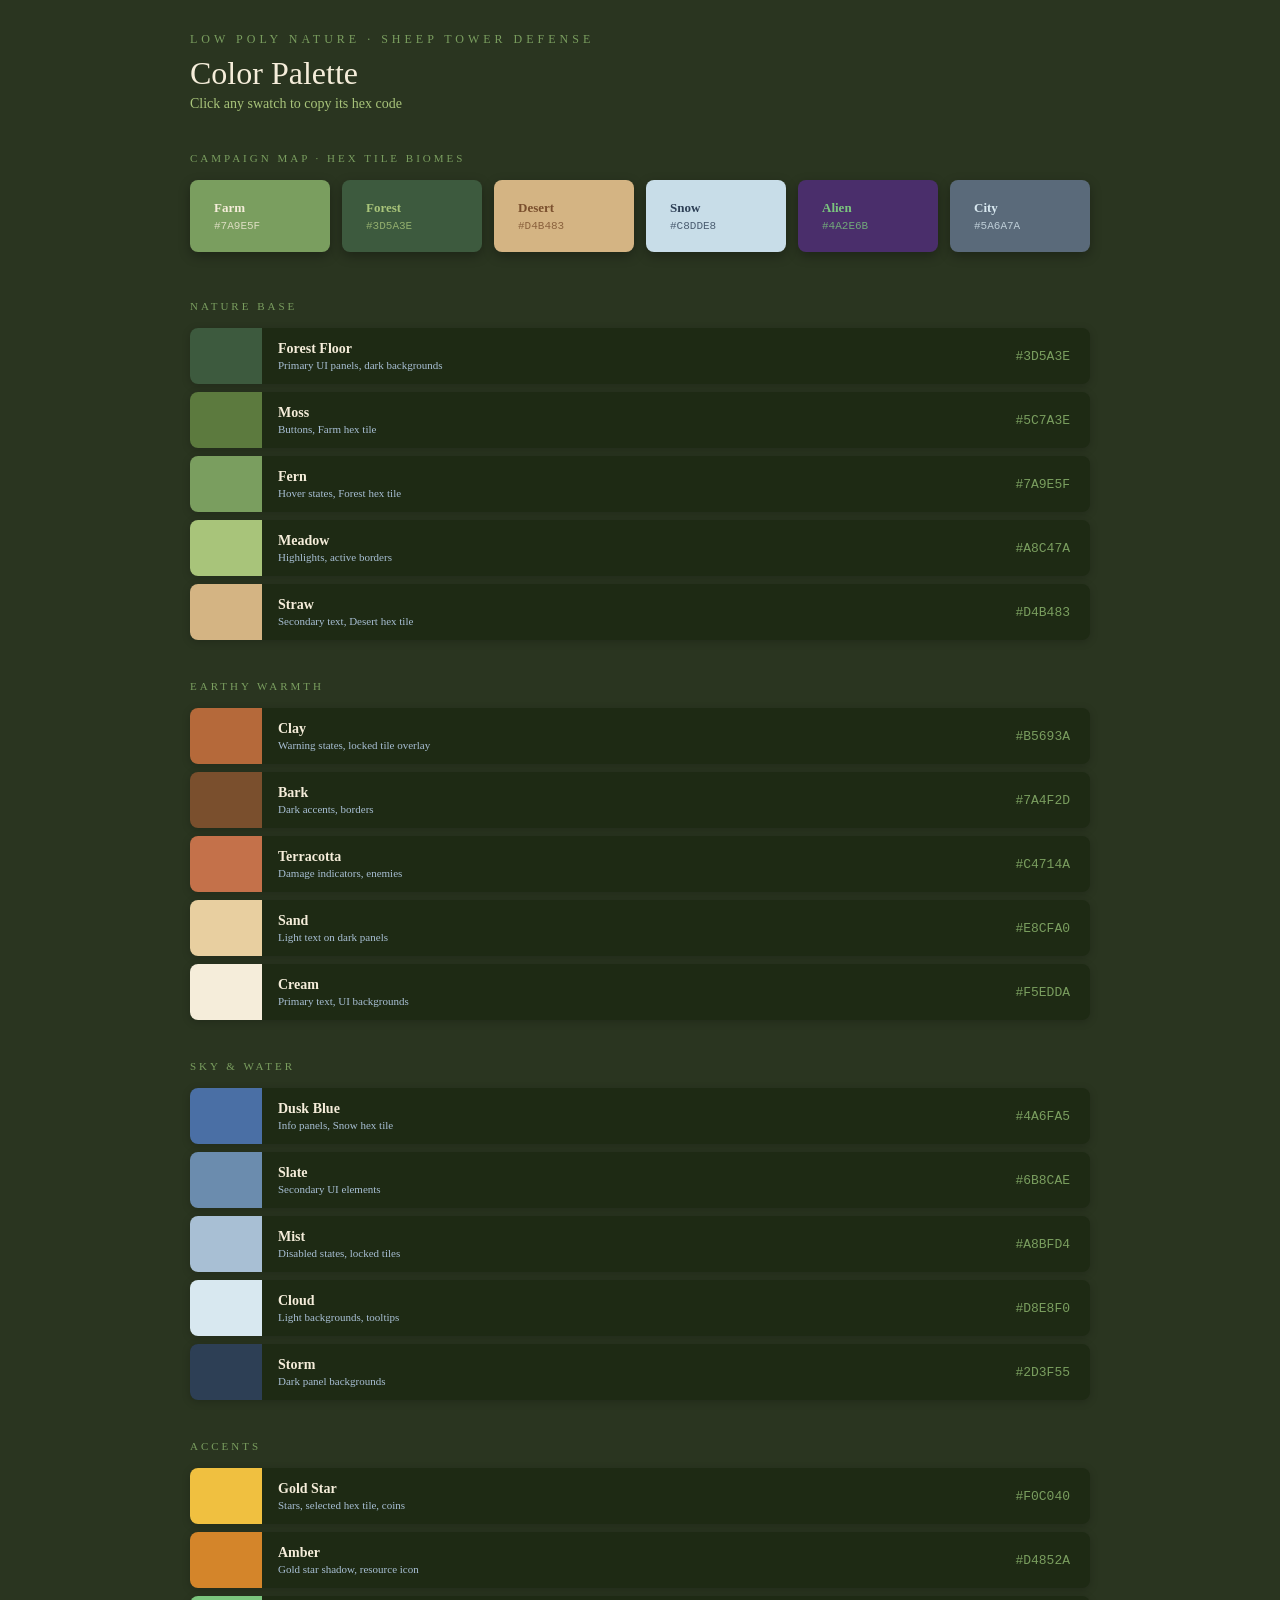
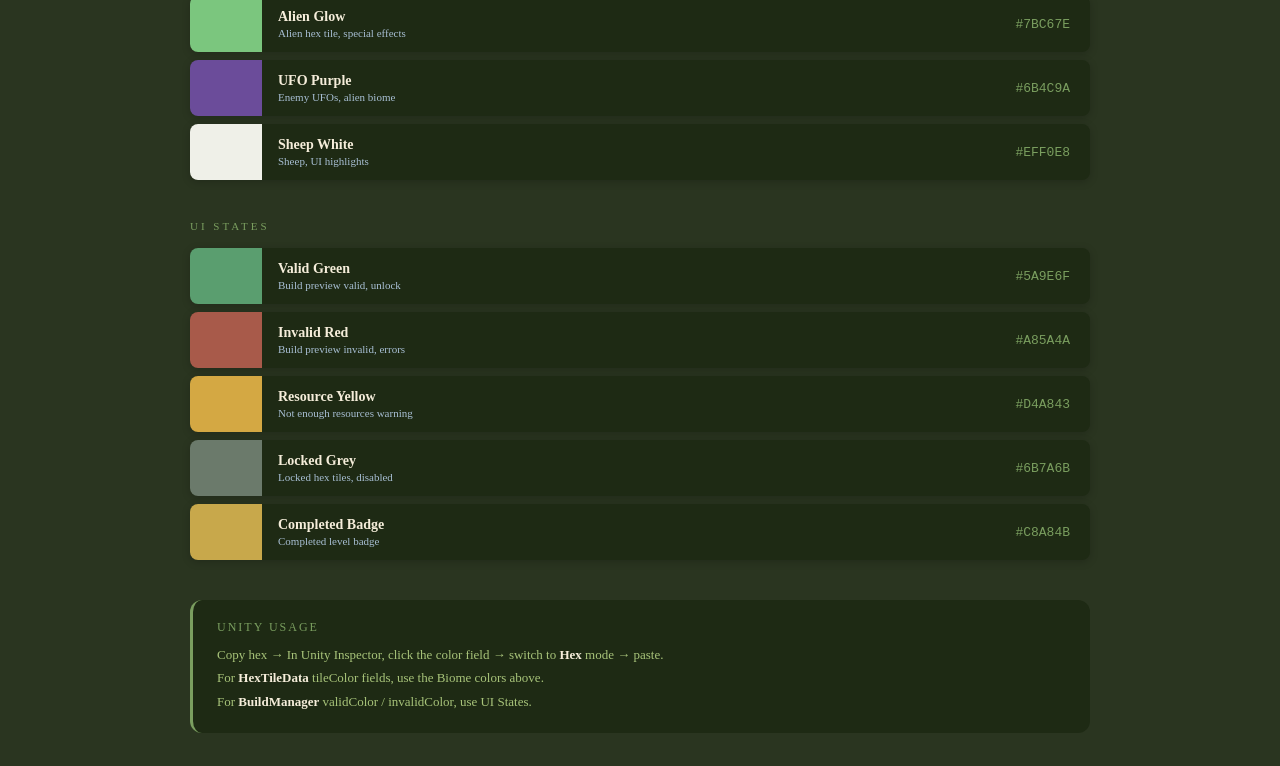
<file: ColorP.html>
<!DOCTYPE html>
<html lang="en">
<head>
  <meta charset="UTF-8" />
  <meta name="viewport" content="width=device-width, initial-scale=1.0"/>
  <meta name="robots" content="noindex, nofollow">
  <title>Color Palette · Sheep Tower Defense</title>
  <style>
    * { box-sizing: border-box; margin: 0; padding: 0; }

    body {
      font-family: Georgia, serif;
      background: #2A3520;
      min-height: 100vh;
      padding: 32px 24px;
      color: #F5EDDA;
    }

    .container {
      max-width: 900px;
      margin: 0 auto;
    }

    .eyebrow {
      font-size: 12px;
      letter-spacing: 4px;
      color: #7A9E5F;
      text-transform: uppercase;
      margin-bottom: 8px;
    }

    h1 {
      font-size: 32px;
      font-weight: normal;
      color: #F5EDDA;
      margin-bottom: 4px;
    }

    .subtitle {
      color: #A8C47A;
      font-size: 14px;
      margin-bottom: 40px;
    }

    .section-label {
      font-size: 11px;
      letter-spacing: 3px;
      color: #7A9E5F;
      text-transform: uppercase;
      margin-bottom: 16px;
    }

    /* ── Biome Tiles ── */
    .biomes {
      display: flex;
      gap: 12px;
      flex-wrap: wrap;
      margin-bottom: 48px;
    }

    .biome-tile {
      border-radius: 8px;
      padding: 20px 24px;
      cursor: pointer;
      flex: 1 1 120px;
      min-width: 100px;
      transition: transform 0.15s;
      box-shadow: 0 4px 12px rgba(0,0,0,0.3);
      user-select: none;
    }

    .biome-tile:active { transform: scale(0.95); }

    .biome-name {
      font-size: 13px;
      font-weight: bold;
      margin-bottom: 4px;
    }

    .biome-hex {
      font-size: 11px;
      opacity: 0.8;
      font-family: monospace;
    }

    /* ── Palette Rows ── */
    .group {
      margin-bottom: 40px;
    }

    .swatch-row {
      display: flex;
      flex-direction: column;
      gap: 8px;
    }

    .swatch {
      display: flex;
      align-items: center;
      gap: 16px;
      cursor: pointer;
      border-radius: 8px;
      overflow: hidden;
      background: #1E2A14;
      transition: transform 0.1s;
      box-shadow: 0 2px 8px rgba(0,0,0,0.2);
      user-select: none;
    }

    .swatch:active { transform: scale(0.99); }

    .swatch-color {
      width: 72px;
      height: 56px;
      flex-shrink: 0;
      display: flex;
      align-items: center;
      justify-content: center;
      font-size: 18px;
    }

    .swatch-info {
      flex: 1;
    }

    .swatch-name {
      font-size: 14px;
      color: #F5EDDA;
      font-weight: bold;
    }

    .swatch-use {
      font-size: 11px;
      color: #A8BFD4;
      margin-top: 2px;
    }

    .swatch-hex {
      font-family: monospace;
      font-size: 13px;
      color: #7A9E5F;
      padding: 0 20px;
    }

    /* ── Note box ── */
    .note {
      background: #1E2A14;
      border-radius: 12px;
      padding: 20px 24px;
      border-left: 3px solid #7A9E5F;
      margin-top: 16px;
    }

    .note-label {
      font-size: 12px;
      color: #7A9E5F;
      letter-spacing: 2px;
      text-transform: uppercase;
      margin-bottom: 8px;
    }

    .note-text {
      font-size: 13px;
      color: #A8C47A;
      line-height: 1.8;
    }

    .note-text strong { color: #F5EDDA; }

    /* ── Toast ── */
    #toast {
      position: fixed;
      bottom: 32px;
      left: 50%;
      transform: translateX(-50%) translateY(20px);
      background: #5C7A3E;
      color: #F5EDDA;
      padding: 10px 24px;
      border-radius: 999px;
      font-size: 13px;
      opacity: 0;
      transition: opacity 0.2s, transform 0.2s;
      pointer-events: none;
      letter-spacing: 1px;
    }

    #toast.show {
      opacity: 1;
      transform: translateX(-50%) translateY(0);
    }
  </style>
</head>
<body>
<div class="container">

  <div class="eyebrow">Low Poly Nature · Sheep Tower Defense</div>
  <h1>Color Palette</h1>
  <p class="subtitle">Click any swatch to copy its hex code</p>

  <!-- Biome Tiles -->
  <div class="section-label">Campaign Map · Hex Tile Biomes</div>
  <div class="biomes" id="biomes"></div>

  <!-- Palette Groups -->
  <div id="groups"></div>

  <!-- Unity Note -->
  <div class="note">
    <div class="note-label">Unity Usage</div>
    <div class="note-text">
      Copy hex → In Unity Inspector, click the color field → switch to <strong>Hex</strong> mode → paste.<br/>
      For <strong>HexTileData</strong> tileColor fields, use the Biome colors above.<br/>
      For <strong>BuildManager</strong> validColor / invalidColor, use UI States.
    </div>
  </div>

</div>

<div id="toast">Copied!</div>

<script>
  const biomes = [
    { biome: "Farm",    hex: "#7A9E5F", text: "#F5EDDA" },
    { biome: "Forest",  hex: "#3D5A3E", text: "#A8C47A" },
    { biome: "Desert",  hex: "#D4B483", text: "#7A4F2D" },
    { biome: "Snow",    hex: "#C8DDE8", text: "#2D3F55" },
    { biome: "Alien",   hex: "#4A2E6B", text: "#7BC67E" },
    { biome: "City",    hex: "#5A6A7A", text: "#D8E8F0" },
  ];

  const palette = {
    "Nature Base": [
      { name: "Forest Floor", hex: "#3D5A3E", use: "Primary UI panels, dark backgrounds" },
      { name: "Moss",         hex: "#5C7A3E", use: "Buttons, Farm hex tile" },
      { name: "Fern",         hex: "#7A9E5F", use: "Hover states, Forest hex tile" },
      { name: "Meadow",       hex: "#A8C47A", use: "Highlights, active borders" },
      { name: "Straw",        hex: "#D4B483", use: "Secondary text, Desert hex tile" },
    ],
    "Earthy Warmth": [
      { name: "Clay",         hex: "#B5693A", use: "Warning states, locked tile overlay" },
      { name: "Bark",         hex: "#7A4F2D", use: "Dark accents, borders" },
      { name: "Terracotta",   hex: "#C4714A", use: "Damage indicators, enemies" },
      { name: "Sand",         hex: "#E8CFA0", use: "Light text on dark panels" },
      { name: "Cream",        hex: "#F5EDDA", use: "Primary text, UI backgrounds" },
    ],
    "Sky & Water": [
      { name: "Dusk Blue",    hex: "#4A6FA5", use: "Info panels, Snow hex tile" },
      { name: "Slate",        hex: "#6B8CAE", use: "Secondary UI elements" },
      { name: "Mist",         hex: "#A8BFD4", use: "Disabled states, locked tiles" },
      { name: "Cloud",        hex: "#D8E8F0", use: "Light backgrounds, tooltips" },
      { name: "Storm",        hex: "#2D3F55", use: "Dark panel backgrounds" },
    ],
    "Accents": [
      { name: "Gold Star",    hex: "#F0C040", use: "Stars, selected hex tile, coins" },
      { name: "Amber",        hex: "#D4852A", use: "Gold star shadow, resource icon" },
      { name: "Alien Glow",   hex: "#7BC67E", use: "Alien hex tile, special effects" },
      { name: "UFO Purple",   hex: "#6B4C9A", use: "Enemy UFOs, alien biome" },
      { name: "Sheep White",  hex: "#EFF0E8", use: "Sheep, UI highlights" },
    ],
    "UI States": [
      { name: "Valid Green",      hex: "#5A9E6F", use: "Build preview valid, unlock" },
      { name: "Invalid Red",      hex: "#A85A4A", use: "Build preview invalid, errors" },
      { name: "Resource Yellow",  hex: "#D4A843", use: "Not enough resources warning" },
      { name: "Locked Grey",      hex: "#6B7A6B", use: "Locked hex tiles, disabled" },
      { name: "Completed Badge",  hex: "#C8A84B", use: "Completed level badge" },
    ],
  };

  function copyHex(hex) {
    navigator.clipboard.writeText(hex).catch(() => {
      // Fallback for browsers that block clipboard without interaction
      const el = document.createElement("textarea");
      el.value = hex;
      document.body.appendChild(el);
      el.select();
      document.execCommand("copy");
      document.body.removeChild(el);
    });

    const toast = document.getElementById("toast");
    toast.textContent = `Copied ${hex}`;
    toast.classList.add("show");
    setTimeout(() => toast.classList.remove("show"), 1800);
  }

  // Render biome tiles
  const biomesEl = document.getElementById("biomes");
  biomes.forEach(({ biome, hex, text }) => {
    const el = document.createElement("div");
    el.className = "biome-tile";
    el.style.background = hex;
    el.innerHTML = `
      <div class="biome-name" style="color:${text}">${biome}</div>
      <div class="biome-hex" style="color:${text}">${hex}</div>
    `;
    el.addEventListener("click", () => copyHex(hex));
    biomesEl.appendChild(el);
  });

  // Render palette groups
  const groupsEl = document.getElementById("groups");
  Object.entries(palette).forEach(([group, colors]) => {
    const section = document.createElement("div");
    section.className = "group";
    section.innerHTML = `<div class="section-label">${group}</div>`;

    const rows = document.createElement("div");
    rows.className = "swatch-row";

    colors.forEach(({ name, hex, use }) => {
      const row = document.createElement("div");
      row.className = "swatch";
      row.innerHTML = `
        <div class="swatch-color" style="background:${hex}"></div>
        <div class="swatch-info">
          <div class="swatch-name">${name}</div>
          <div class="swatch-use">${use}</div>
        </div>
        <div class="swatch-hex">${hex}</div>
      `;
      row.addEventListener("click", () => {
        row.querySelector(".swatch-color").textContent = "✓";
        setTimeout(() => row.querySelector(".swatch-color").textContent = "", 1500);
        copyHex(hex);
      });
      rows.appendChild(row);
    });

    section.appendChild(rows);
    groupsEl.appendChild(section);
  });
</script>
</body>
</html>
</file>
